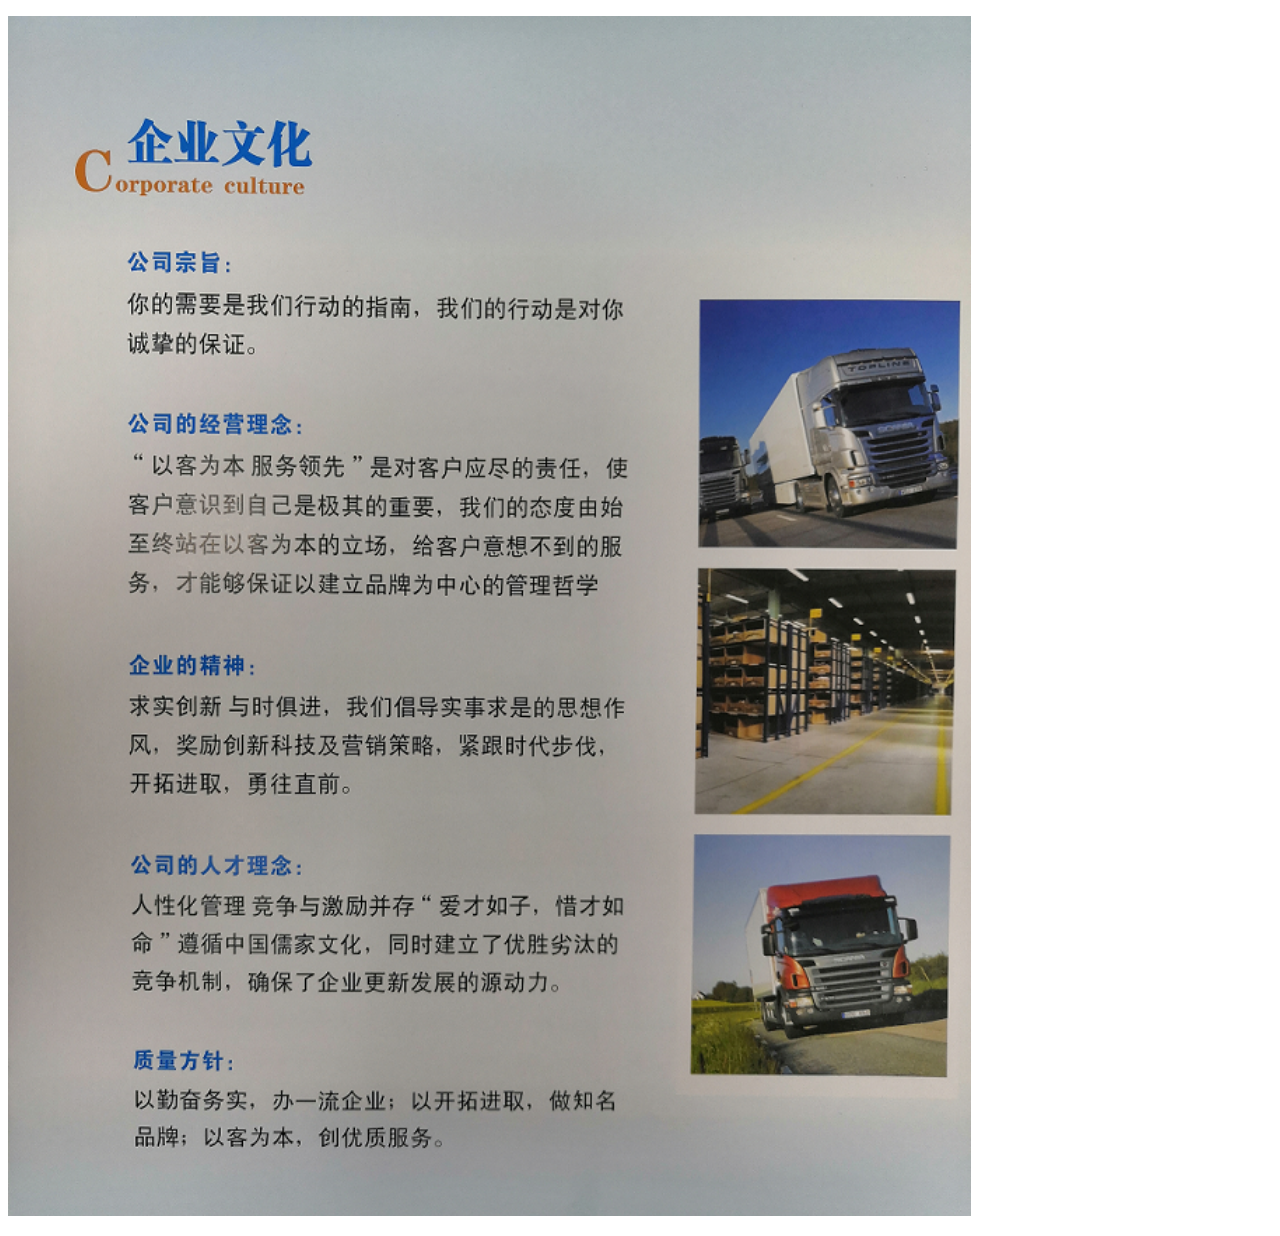
<file: logistics/src/main/webapp/ks/html/companyCulture.html>
<!DOCTYPE html>
<html lang="en">
<head>
<meta charset="UTF-8">
   <title>企业文化</title>
</head>
<body>
<p>
<img src="culture.png" width="963" height="1200"/>
<p>
<!-- <p> -->
<!-- <h1><font size="50" color="black">
永恒信用 无限服务
</font> -->

</body>
</html>
</file>
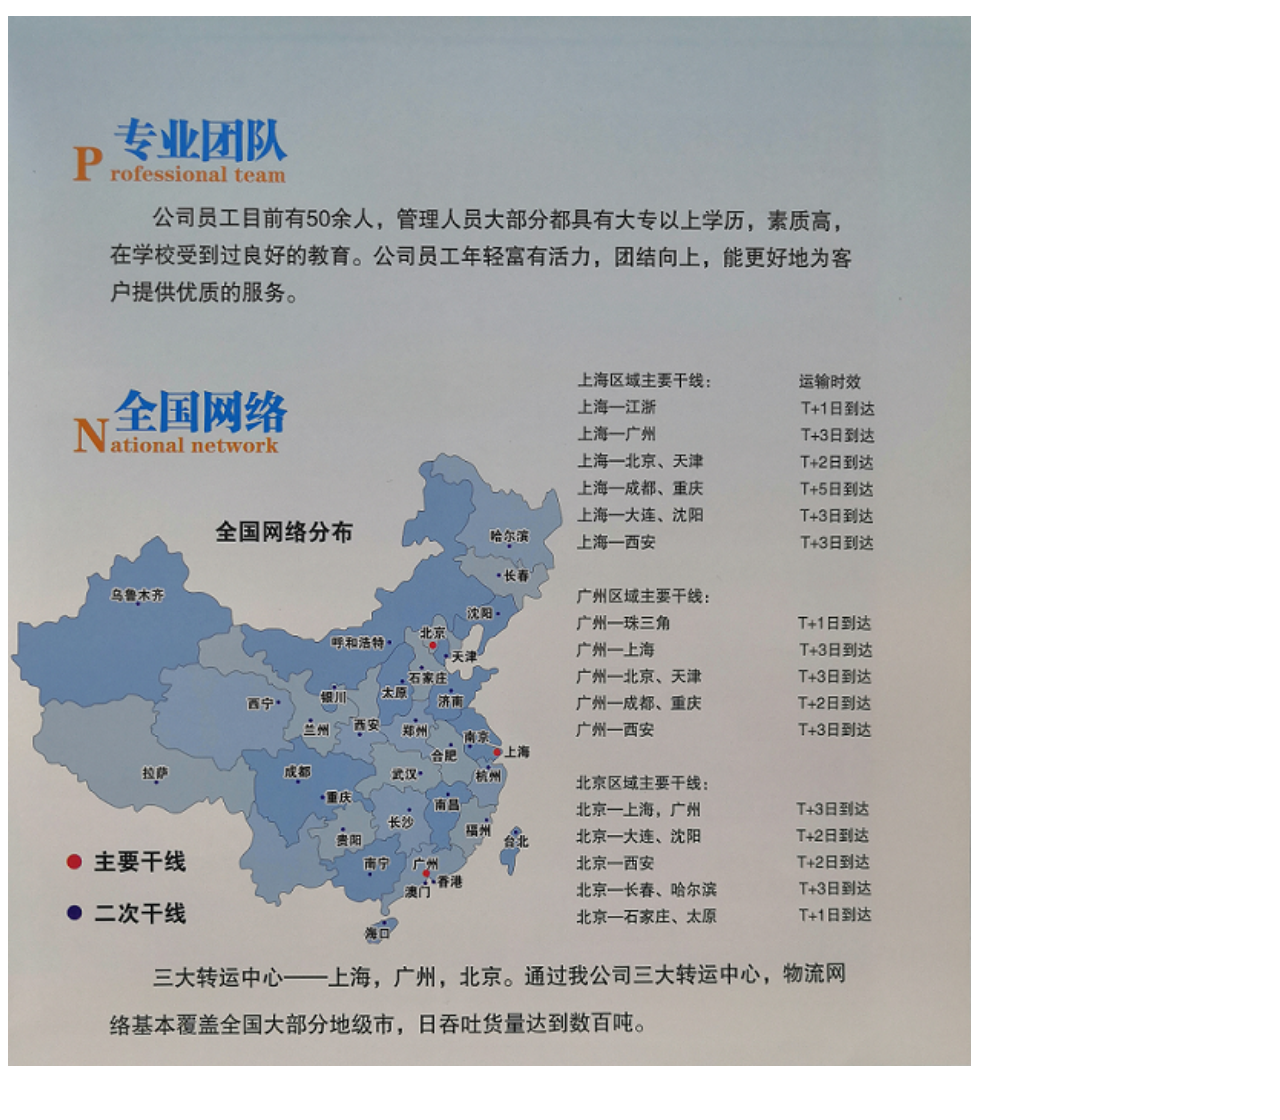
<file: logistics/src/main/webapp/ks/html/companyPower.html>
<!DOCTYPE html>
<html lang="en">
<head>
<meta charset="UTF-8">
   <title>实力展示</title>
</head>
<body>
<p>
<img src="power.png" width="963" height="1050"/>
<p>
<p><br>
<!-- <p><font size="50" color="black">
本公司自有 4.2m、6.8m、9.6m、17.5m等不同车型货车，并拥有固定仓储面积达10000平方米
</font> -->


</body>
</html>
</file>
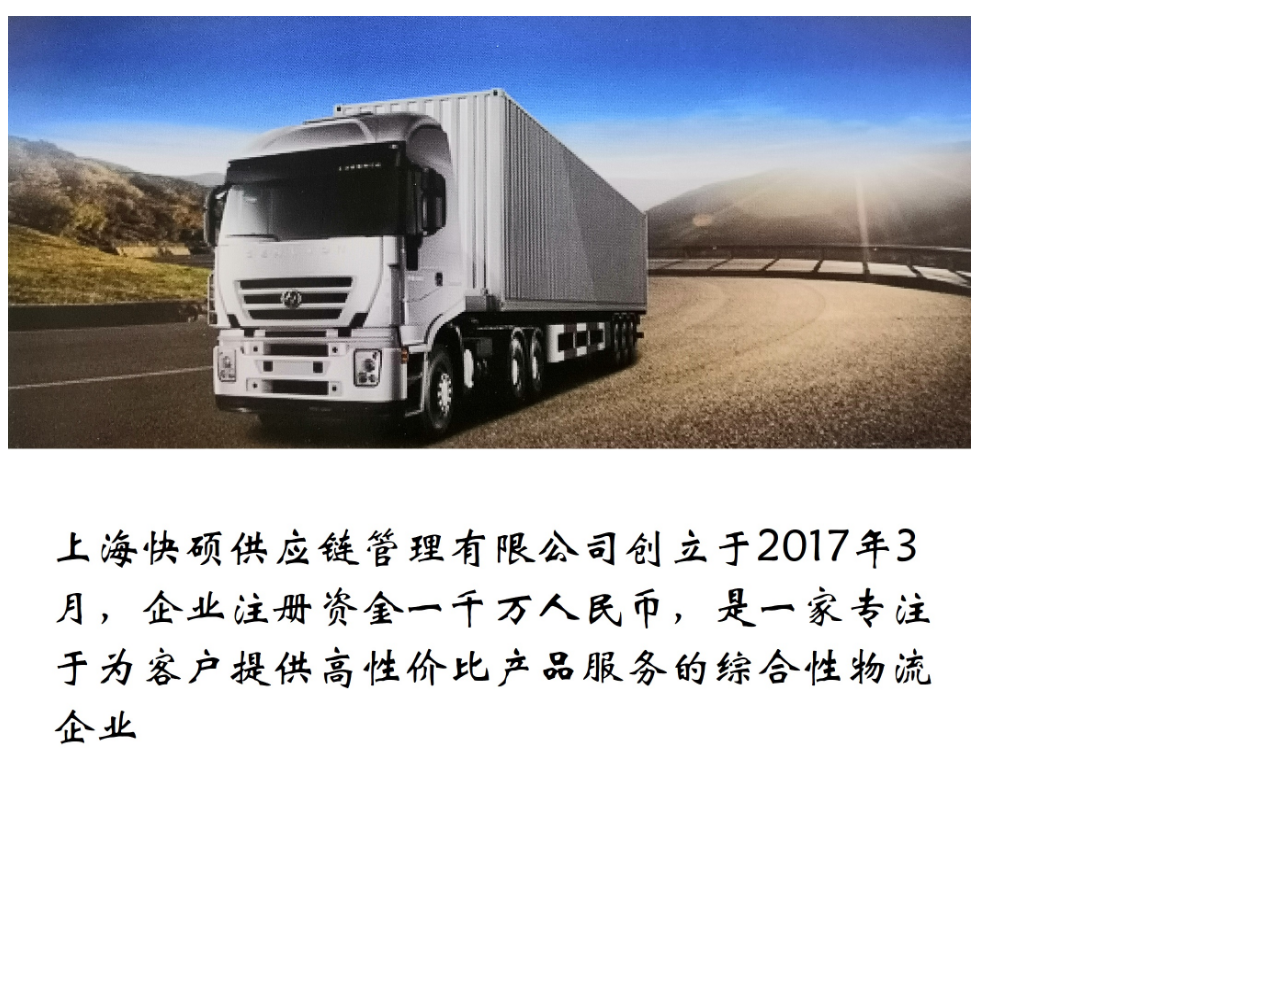
<file: logistics/src/main/webapp/ks/html/companyProfile.html>
<!DOCTYPE html>
<html lang="en">
<head>
<meta charset="UTF-8">
   <title>公司简介</title>
   <style type="text/css">
   .spread {word-spacing: 6px;}
   .abc{letter-spacing:6px;line-height: 20px}
   </style>
</head>
<body>
<p>
<img src="profile.png" width="963" height="900"/>
<p>
<br>
<!-- <p class="abc" ><font size="6" color="black" >
&nbsp&nbsp&nbsp
上海快硕供应链管理有限公司创立于2017年3月，企业注册资金一千万人民币，是一家专注于为客户提供高性价比产品服务的综合性物流企业
</font> -->
   <br><br> 
<!-- <p class="spread"><font size="3" color="black">
&nbsp&nbsp&nbsp
 Shanghai yituo logistics co., LTD. Is located at no. 488 guanghua road, xiaokunshan town, national economic and technological development zone (500 meters away from G60 dagang expressway exit).The company is a collection of air Courier, logistics, car transport, goods warehousing services, packaging materials services, labor outsourcing services as one of the comprehensive logistics company
</font>
 -->
</body>


</html>
</file>
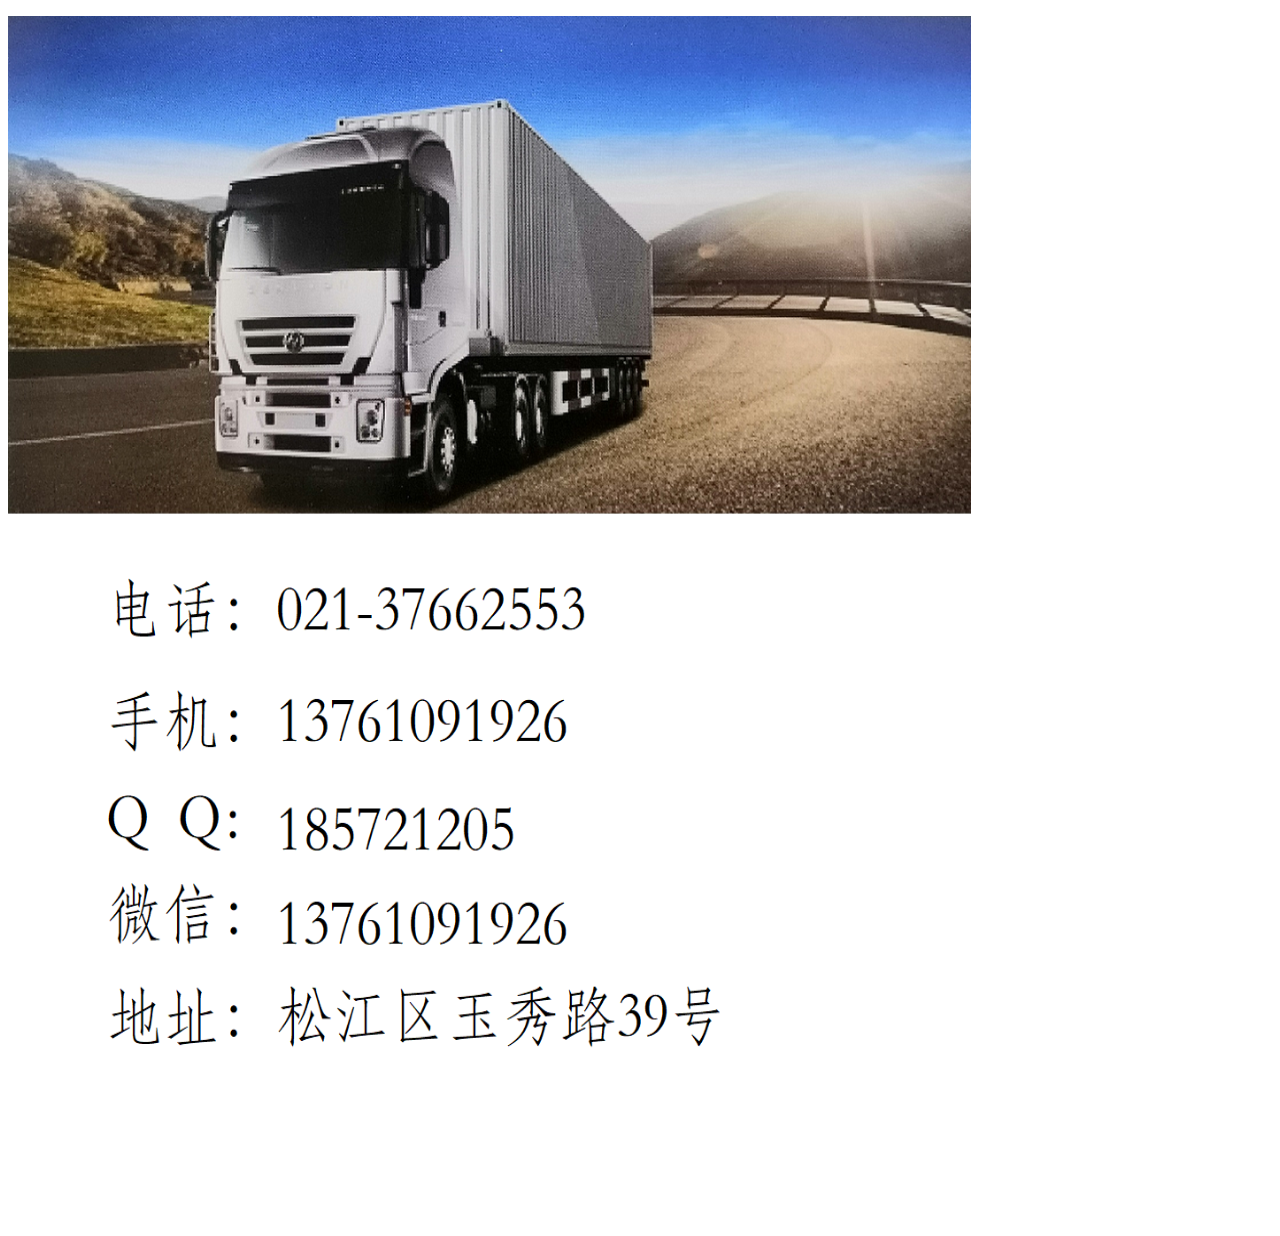
<file: logistics/src/main/webapp/ks/html/contact.html>
<!DOCTYPE html>
<html lang="en">
<head>
<meta charset="UTF-8">
   <title>联系我们</title>
</head>
<body>
<p>
<img src="contact.png" width="963" height="1200"/>
<p>
<!--     <p><br>
<p><font size="6" color="blue">电话/传真：</font><font size="6" color="black">021-61212367</font>
<p><font size="6" color="blue">手机：</font><font size="6" color="black">15821876528</font>
<p><font size="6" color="blue"> Q Q ：</font><font size="6" color="black">1834700108</font>
<p><font size="6" color="blue">微信：</font><font size="6" color="black">18815771235</font>
<p><font size="6" color="blue">地址：</font><font size="6" color="black">上海市松江区小昆山镇光华路488号</font>
 -->
    

</body>
</html>
</file>
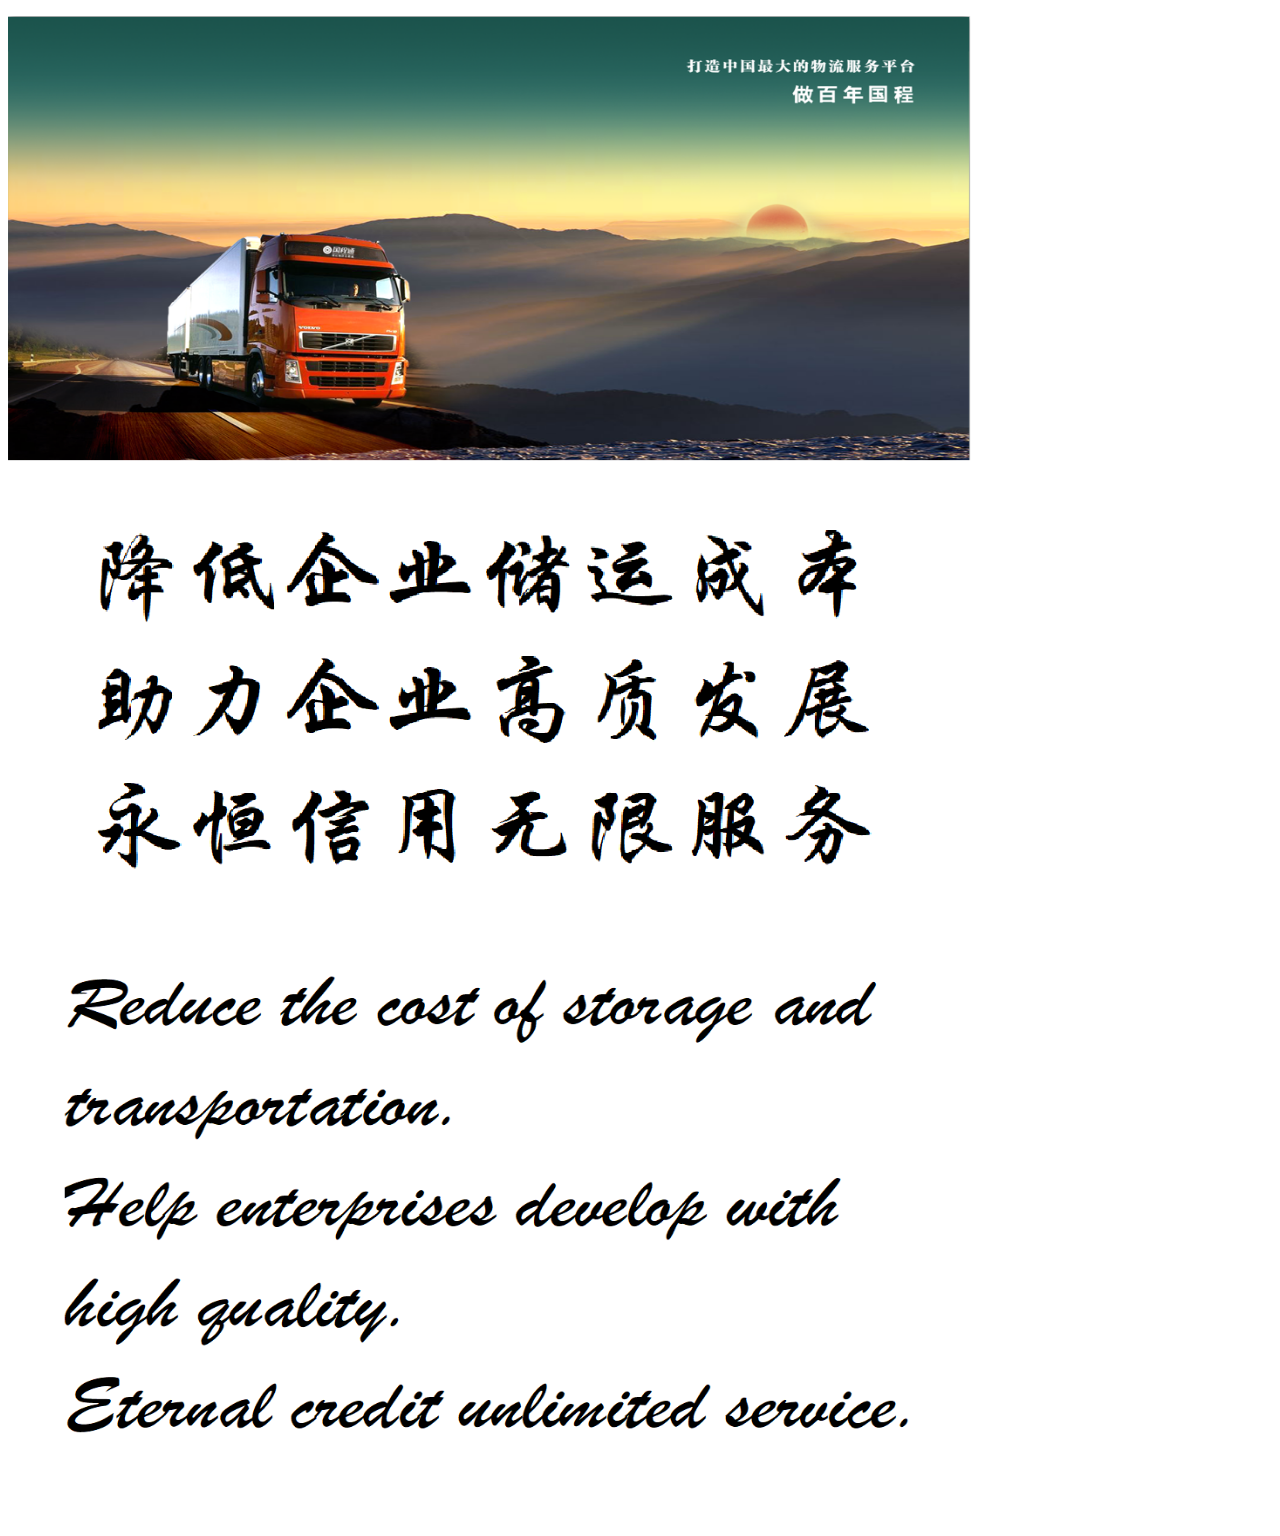
<file: logistics/src/main/webapp/weChat/html/companyCulture.html>
<!DOCTYPE html>
<html lang="en">
<head>
<meta charset="UTF-8">
   <title>企业文化</title>
</head>
<body>
<p>
<img src="culture.png" width="963" height="1500"/>
<p>
<!-- <p> -->
<!-- <h1><font size="50" color="black">
永恒信用 无限服务
</font> -->

</body>
</html>
</file>
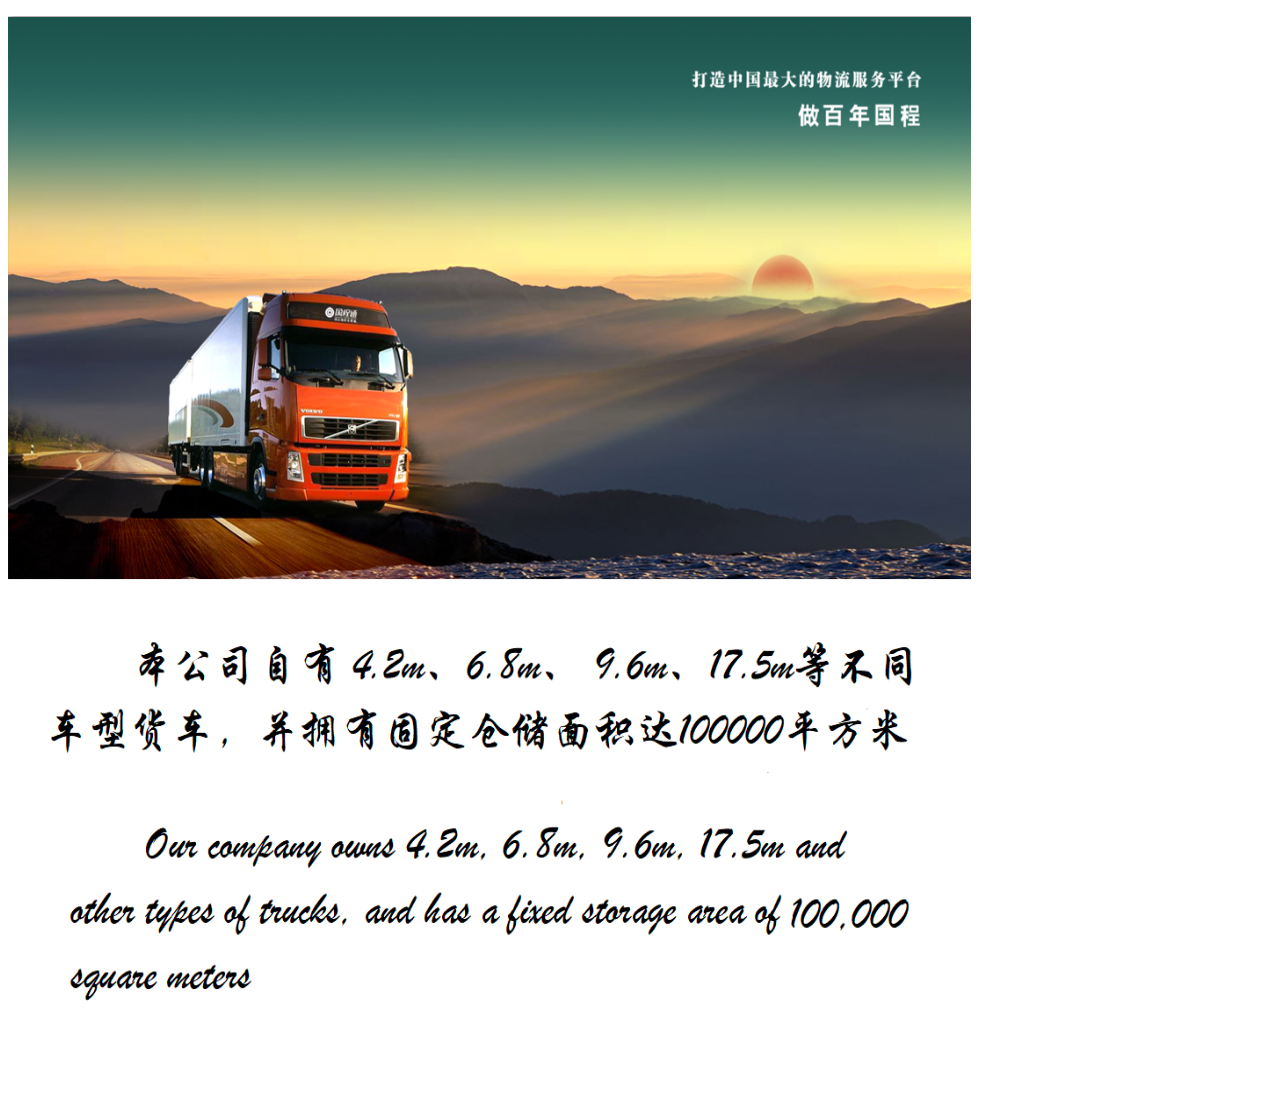
<file: logistics/src/main/webapp/weChat/html/companyPower.html>
<!DOCTYPE html>
<html lang="en">
<head>
<meta charset="UTF-8">
   <title>实力展示</title>
</head>
<body>
<p>
<img src="power.png" width="963" height="1050"/>
<p>
<p><br>
<!-- <p><font size="50" color="black">
本公司自有 4.2m、6.8m、9.6m、17.5m等不同车型货车，并拥有固定仓储面积达100000平方米
</font> -->


</body>
</html>
</file>
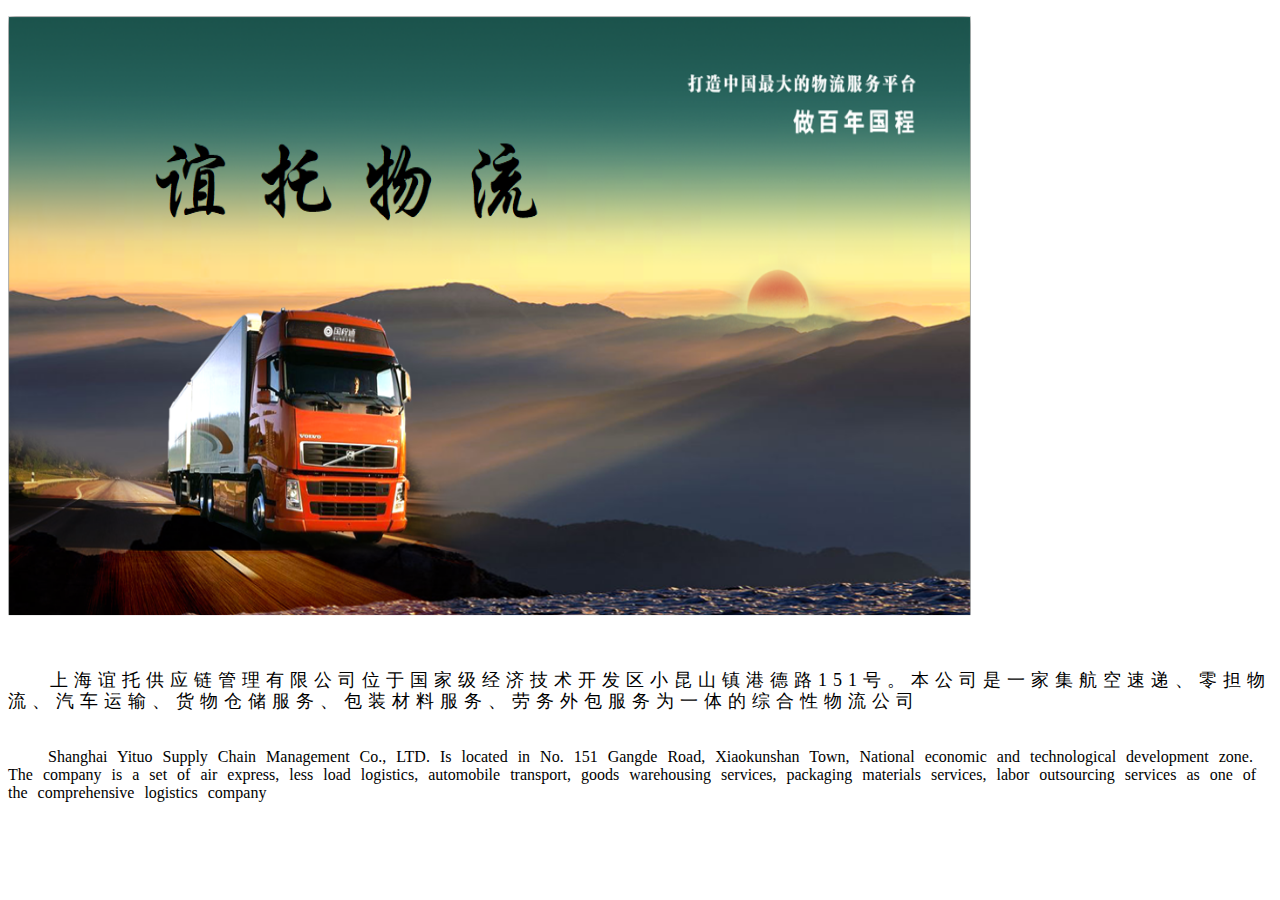
<file: logistics/src/main/webapp/weChat/html/companyProfile.html>
<!DOCTYPE html>
<html lang="en">
<head>
<meta charset="UTF-8">
   <title>公司简介</title>
   <style type="text/css">
   .spread {word-spacing: 6px;}
   .abc{letter-spacing:6px;line-height: 20px}
   </style>
</head>
<body>
<p>
<img src="profile.png" width="963" height="600"/>
<p>
<br>
<p class="abc" ><font size="4" color="black" >
&nbsp&nbsp&nbsp
上海谊托供应链管理有限公司位于国家级经济技术开发区小昆山镇港德路151号。本公司是一家集航空速递、零担物流、汽车运输、货物仓储服务、包装材料服务、劳务外包服务为一体的综合性物流公司
</font>
   <br><br> 
<p class="spread"><font size="3" color="black">
&nbsp&nbsp&nbsp
 Shanghai Yituo Supply Chain Management Co., LTD. Is located in No. 151 Gangde Road, Xiaokunshan Town, National economic and technological development zone. The company is a set of air express, less load logistics, automobile transport, goods warehousing services, packaging materials services, labor outsourcing services as one of the comprehensive logistics company
</font>

</body>


</html>
</file>
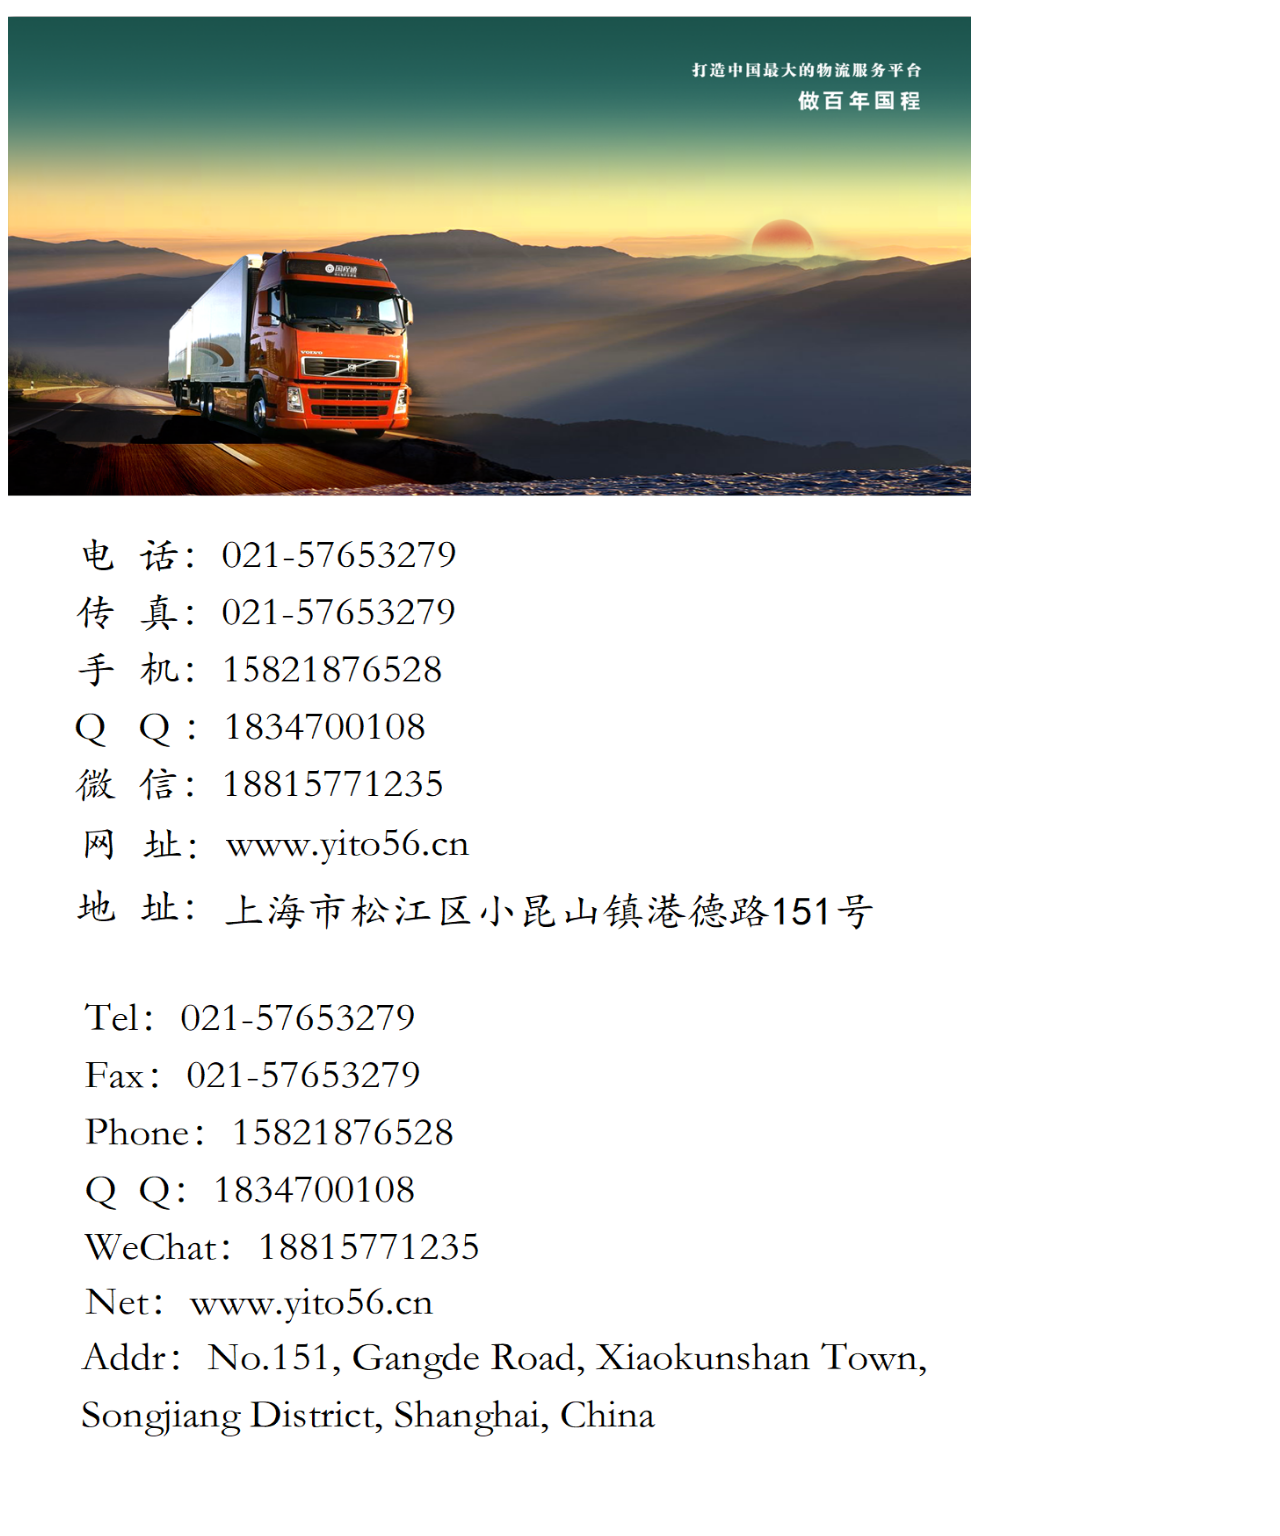
<file: logistics/src/main/webapp/weChat/html/contact.html>
<!DOCTYPE html>
<html lang="en">
<head>
<meta charset="UTF-8">
   <title>联系我们</title>
</head>
<body>
<p>
<img src="contact.png" width="963" height="1500"/>
<p>
<!--     <p><br>
<p><font size="6" color="blue">电话/传真：</font><font size="6" color="black">021-61212367</font>
<p><font size="6" color="blue">手机：</font><font size="6" color="black">15821876528</font>
<p><font size="6" color="blue"> Q Q ：</font><font size="6" color="black">1834700108</font>
<p><font size="6" color="blue">微信：</font><font size="6" color="black">18815771235</font>
<p><font size="6" color="blue">地址：</font><font size="6" color="black">上海市松江区小昆山镇光华路488号</font>
 -->
    

</body>
</html>
</file>
